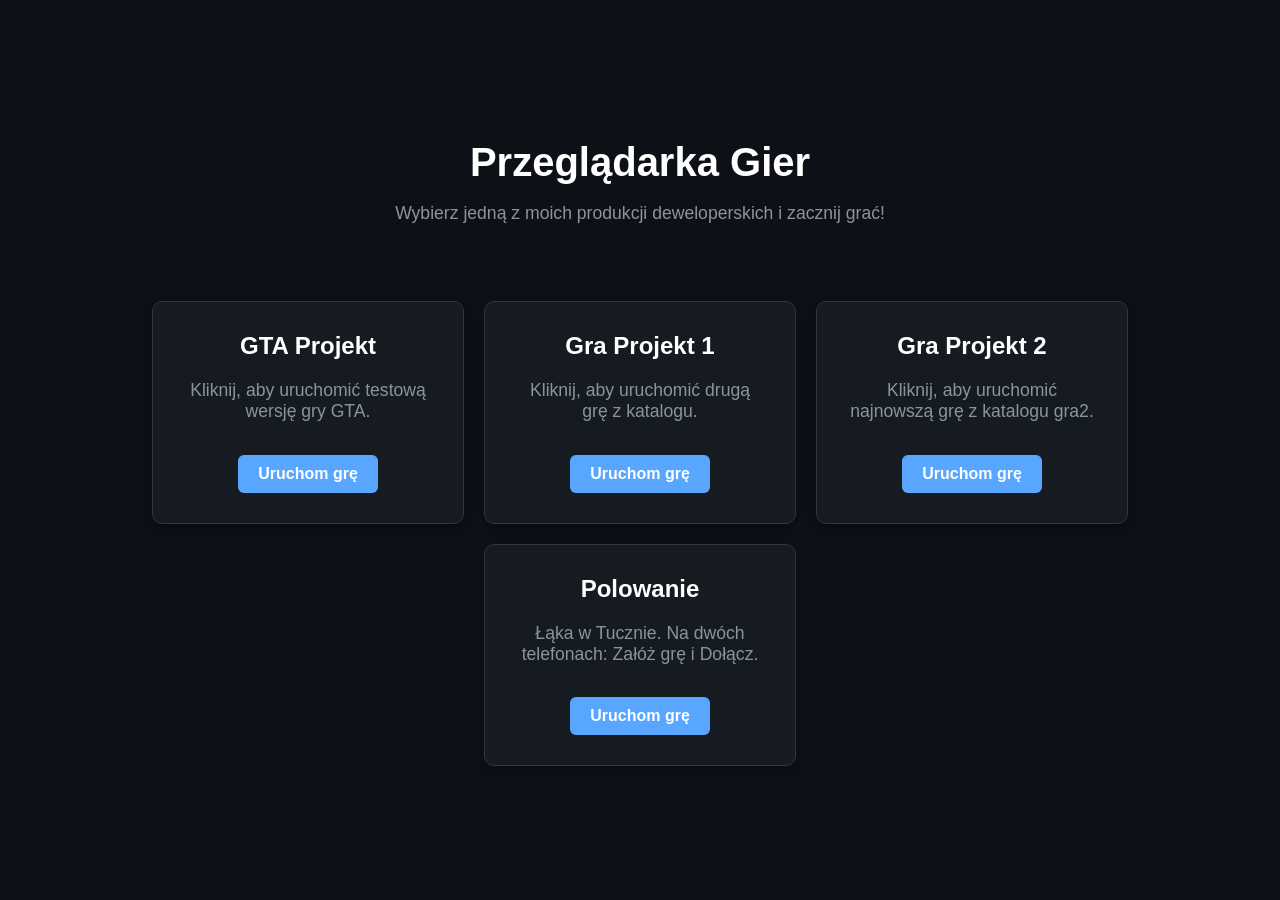
<file: index.html>
<!DOCTYPE html>
<html lang="pl">
<head>
    <meta charset="UTF-8">
    <meta name="viewport" content="width=device-width, initial-scale=1.0">
    <title>Moje Gry - GitHub Pages</title>
    <style>
        :root {
            --bg-color: #0d1117;
            --card-bg: #161b22;
            --text-color: #c9d1d9;
            --accent-color: #58a6ff;
            --accent-hover: #1f6feb;
        }

        body {
            font-family: -apple-system, BlinkMacSystemFont, "Segoe UI", Helvetica, Arial, sans-serif;
            background-color: var(--bg-color);
            color: var(--text-color);
            margin: 0;
            padding: 0;
            display: flex;
            flex-direction: column;
            align-items: center;
            justify-content: center;
            min-height: 100vh;
        }

        header {
            text-align: center;
            margin-bottom: 40px;
        }

        h1 {
            color: #ffffff;
            font-size: 2.5rem;
            margin-bottom: 10px;
        }

        p {
            color: #8b949e;
            font-size: 1.1rem;
        }

        .container {
            display: flex;
            gap: 20px;
            flex-wrap: wrap;
            justify-content: center;
            max-width: 1000px;
            padding: 20px;
        }

        .card {
            background-color: var(--card-bg);
            border: 1px solid #30363d;
            border-radius: 10px;
            padding: 30px;
            width: 250px;
            text-align: center;
            box-shadow: 0 4px 10px rgba(0, 0, 0, 0.3);
            transition: transform 0.2s, border-color 0.2s;
        }

        .card:hover {
            transform: translateY(-5px);
            border-color: var(--accent-color);
        }

        .card h2 {
            margin-top: 0;
            color: #ffffff;
            font-size: 1.5rem;
        }

        .btn {
            display: inline-block;
            background-color: var(--accent-color);
            color: #ffffff;
            text-decoration: none;
            padding: 10px 20px;
            border-radius: 6px;
            font-weight: bold;
            margin-top: 15px;
            transition: background-color 0.2s;
        }

        .btn:hover {
            background-color: var(--accent-hover);
        }
    </style>
</head>
<body>

    <header>
        <h1>Przeglądarka Gier</h1>
        <p>Wybierz jedną z moich produkcji deweloperskich i zacznij grać!</p>
    </header>

    <div class="container">
        <!-- Karta gry GTA -->
        <div class="card">
            <h2>GTA Projekt</h2>
            <p>Kliknij, aby uruchomić testową wersję gry GTA.</p>
            <a href="gta/" class="btn">Uruchom grę</a>
        </div>

        <!-- Karta gry GRA -->
        <div class="card">
            <h2>Gra Projekt 1</h2>
            <p>Kliknij, aby uruchomić drugą grę z katalogu.</p>
            <a href="gra/" class="btn">Uruchom grę</a>
        </div>

        <!-- Nowa karta gry GRA2 -->
        <div class="card">
            <h2>Gra Projekt 2</h2>
            <p>Kliknij, aby uruchomić najnowszą grę z katalogu gra2.</p>
            <a href="gra2/" class="btn">Uruchom grę</a>
        </div>

        <div class="card">
            <h2>Polowanie</h2>
            <p>Łąka w Tucznie. Na dwóch telefonach: Załóż grę i Dołącz.</p>
            <a href="Polowanie/" class="btn">Uruchom grę</a>
        </div>
    </div>

</body>
</html>
</file>
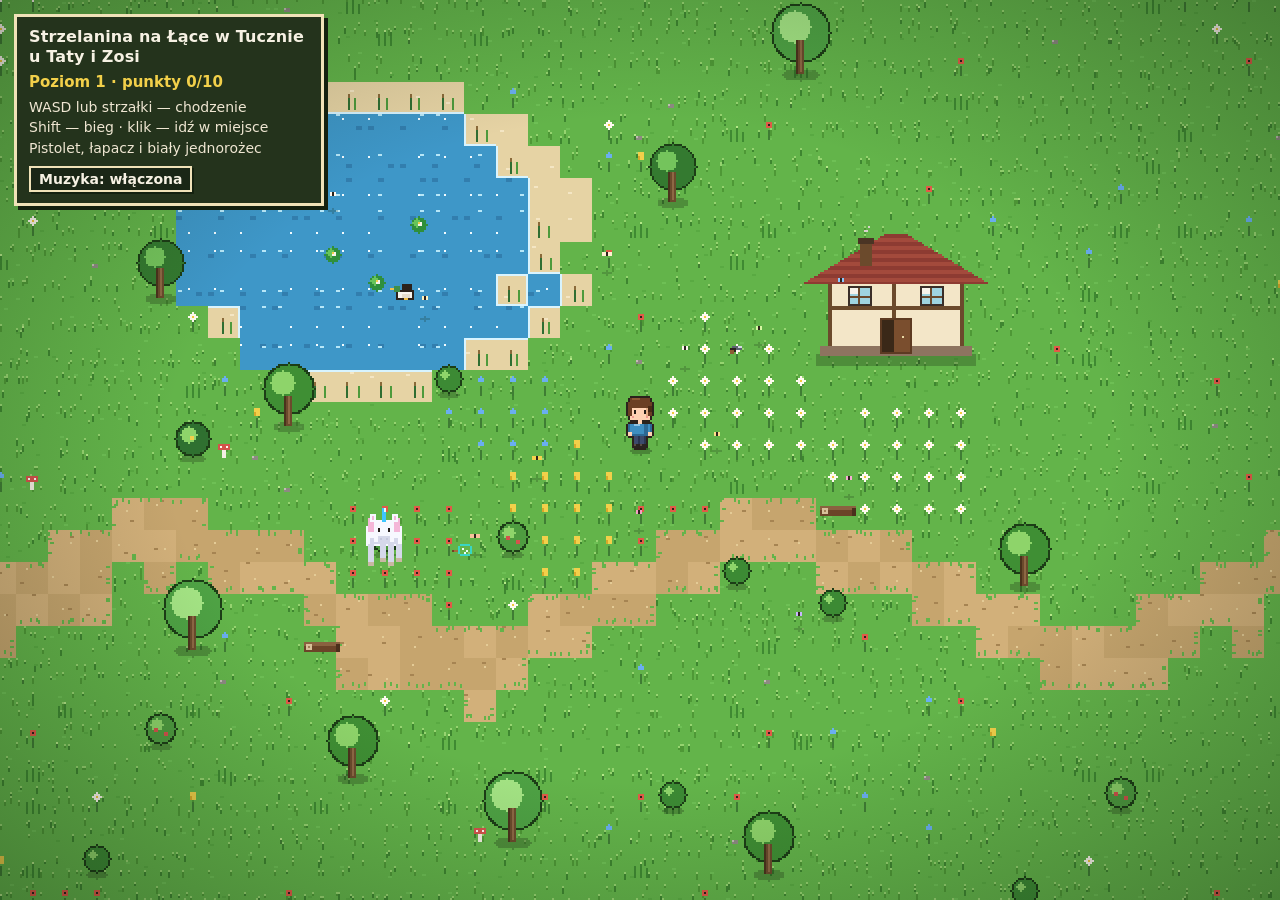
<file: gra/index.html>
<!DOCTYPE html>
<html lang="pl">
<head>
  <meta charset="UTF-8" />
  <meta name="viewport" content="width=device-width, initial-scale=1, maximum-scale=1, user-scalable=no" />
  <meta name="theme-color" content="#172014" />
  <title>Strzelanina na Łące w Tucznie u Taty i Zosi</title>
  <link rel="icon" href="data:image/svg+xml,%3Csvg xmlns='http://www.w3.org/2000/svg' viewBox='0 0 100 100'%3E%3Ctext y='.9em' font-size='90'%3E🌿%3C/text%3E%3C/svg%3E" />
  <link rel="stylesheet" href="css/style.css" />
</head>
<body>
  <canvas id="game" aria-label="Strzelanina na Łące w Tucznie u Taty i Zosi. WASD chodzenie, E podnosi broń albo wsiada na jednorożca, Q zmienia broń, spacja albo prawy przycisk strzela."></canvas>
  <div class="vignette" aria-hidden="true"></div>
  <div class="hud">
    <p class="title">Strzelanina na Łące w Tucznie u Taty i Zosi</p>
    <p class="score" id="score">Poziom 1 · punkty 0/10</p>
    <p class="hint" id="hint">WASD lub strzałki — chodzenie<br />Shift — bieg · klik — idź w miejsce<br />Pistolet, łapacz i biały jednorożec</p>
    <button type="button" id="music" class="music" aria-pressed="true">Muzyka: włączona</button>
  </div>
  <p class="banner" id="banner" hidden>Poziom 2</p>
  <script src="js/game.js"></script>
</body>
</html>
</file>
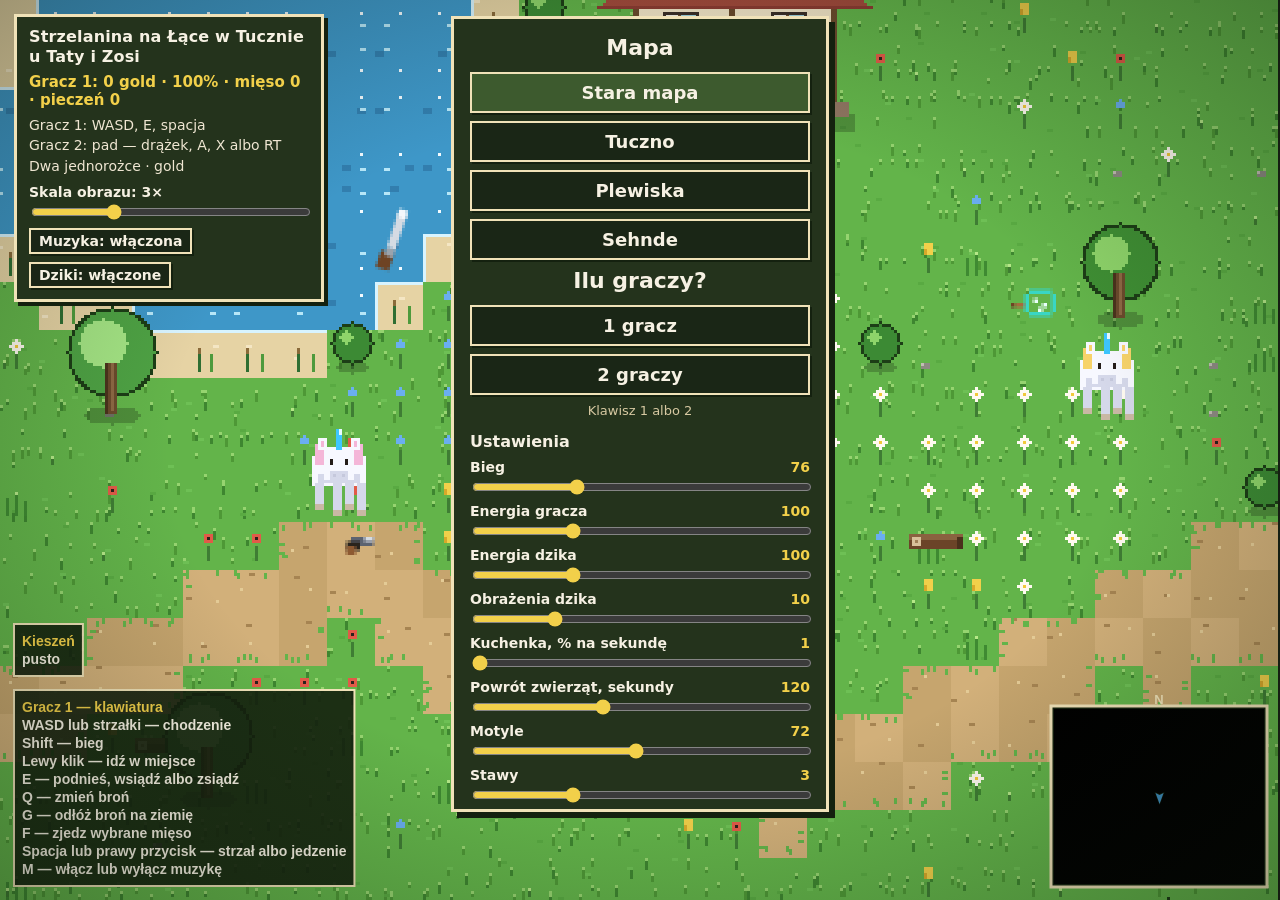
<file: gra2/index.html>
<!DOCTYPE html>
<html lang="pl">
<head>
  <meta charset="UTF-8" />
  <meta name="viewport" content="width=device-width, initial-scale=1, maximum-scale=1, user-scalable=no" />
  <meta name="theme-color" content="#172014" />
  <title>Strzelanina na Łące w Tucznie u Taty i Zosi</title>
  <link rel="icon" href="data:image/svg+xml,%3Csvg xmlns='http://www.w3.org/2000/svg' viewBox='0 0 100 100'%3E%3Ctext y='.9em' font-size='90'%3E🌿%3C/text%3E%3C/svg%3E" />
  <link rel="stylesheet" href="css/style.css?v=75" />
</head>
<body>
  <canvas id="game" aria-label="Strzelanina na Łące w Tucznie u Taty i Zosi. Dwóch graczy. Gracz 1: WASD, E, spacja. Gracz 2: pad, drążek, A, X albo RT."></canvas>
  <div class="vignette" aria-hidden="true"></div>
  <div class="hud">
    <p class="title">Strzelanina na Łące w Tucznie u Taty i Zosi</p>
    <p class="score" id="score">Gracz 1: 0 gold<br />Gracz 2: 0 gold</p>
    <p class="hint" id="hint">Gracz 1: WASD, E, spacja<br />Gracz 2: pad — drążek, A, X albo RT<br />Dwa jednorożce · gold</p>
    <label class="scale" for="scale"><span id="scale-label">Skala obrazu</span>
      <input id="scale" type="range" min="1" max="8" step="1" value="1" />
    </label>
    <div class="hud-buttons">
      <button type="button" id="music" class="music" aria-pressed="true">Muzyka: włączona</button>
      <button type="button" id="boars-toggle" class="music" aria-pressed="true">Dziki: włączone</button>
    </div>
  </div>
  <p class="banner" id="banner" hidden>Poziom 2</p>
  <div class="menu" id="menu">
    <p class="menu-title">Mapa</p>
    <button type="button" id="map-old" class="picked">Stara mapa</button>
    <button type="button" id="map-tuczno">Tuczno</button>
    <button type="button" id="map-plewiska">Plewiska</button>
    <button type="button" id="map-sehnde">Sehnde</button>
    <p class="menu-title">Ilu graczy?</p>
    <button type="button" id="one">1 gracz</button>
    <button type="button" id="two">2 graczy</button>
    <p class="menu-note">Klawisz 1 albo 2</p>
    <p class="menu-title set-title">Ustawienia</p>
    <label class="set">Bieg <span id="run-v">76</span>
      <input id="set-run" type="range" min="40" max="160" step="2" value="76" />
    </label>
    <label class="set">Energia gracza <span id="energy-v">100</span>
      <input id="set-energy" type="range" min="20" max="300" step="10" value="100" />
    </label>
    <label class="set">Energia dzika <span id="boar-energy-v">100</span>
      <input id="set-boar-energy" type="range" min="20" max="300" step="10" value="100" />
    </label>
    <label class="set">Obrażenia dzika <span id="boar-dmg-v">10</span>
      <input id="set-boar-dmg" type="range" min="1" max="40" step="1" value="10" />
    </label>
    <label class="set">Kuchenka, % na sekundę <span id="regen-v">1</span>
      <input id="set-regen" type="range" min="1" max="20" step="1" value="1" />
    </label>
    <label class="set">Powrót zwierząt, sekundy <span id="return-v">120</span>
      <input id="set-return" type="range" min="10" max="300" step="10" value="120" />
    </label>
    <label class="set">Motyle <span id="flies-v">72</span>
      <input id="set-flies" type="range" min="0" max="150" step="1" value="72" />
    </label>
    <label class="set">Stawy <span id="ponds-v">3</span>
      <input id="set-ponds" type="range" min="1" max="8" step="1" value="3" />
    </label>
    <label class="set">Kaczki na stawek <span id="ducks-v">2</span>
      <input id="set-ducks" type="range" min="0" max="6" step="1" value="2" />
    </label>
    <label class="set">Dziki <span id="boars-v">8</span>
      <input id="set-boars" type="range" min="0" max="30" step="1" value="8" />
    </label>
  </div>
  <script src="js/tuczno-map.js?v=75"></script>
  <script src="js/plewiska-map.js?v=75"></script>
  <script src="js/sehnde-map.js?v=75"></script>
  <script src="js/game.js?v=75"></script>
</body>
</html>
</file>
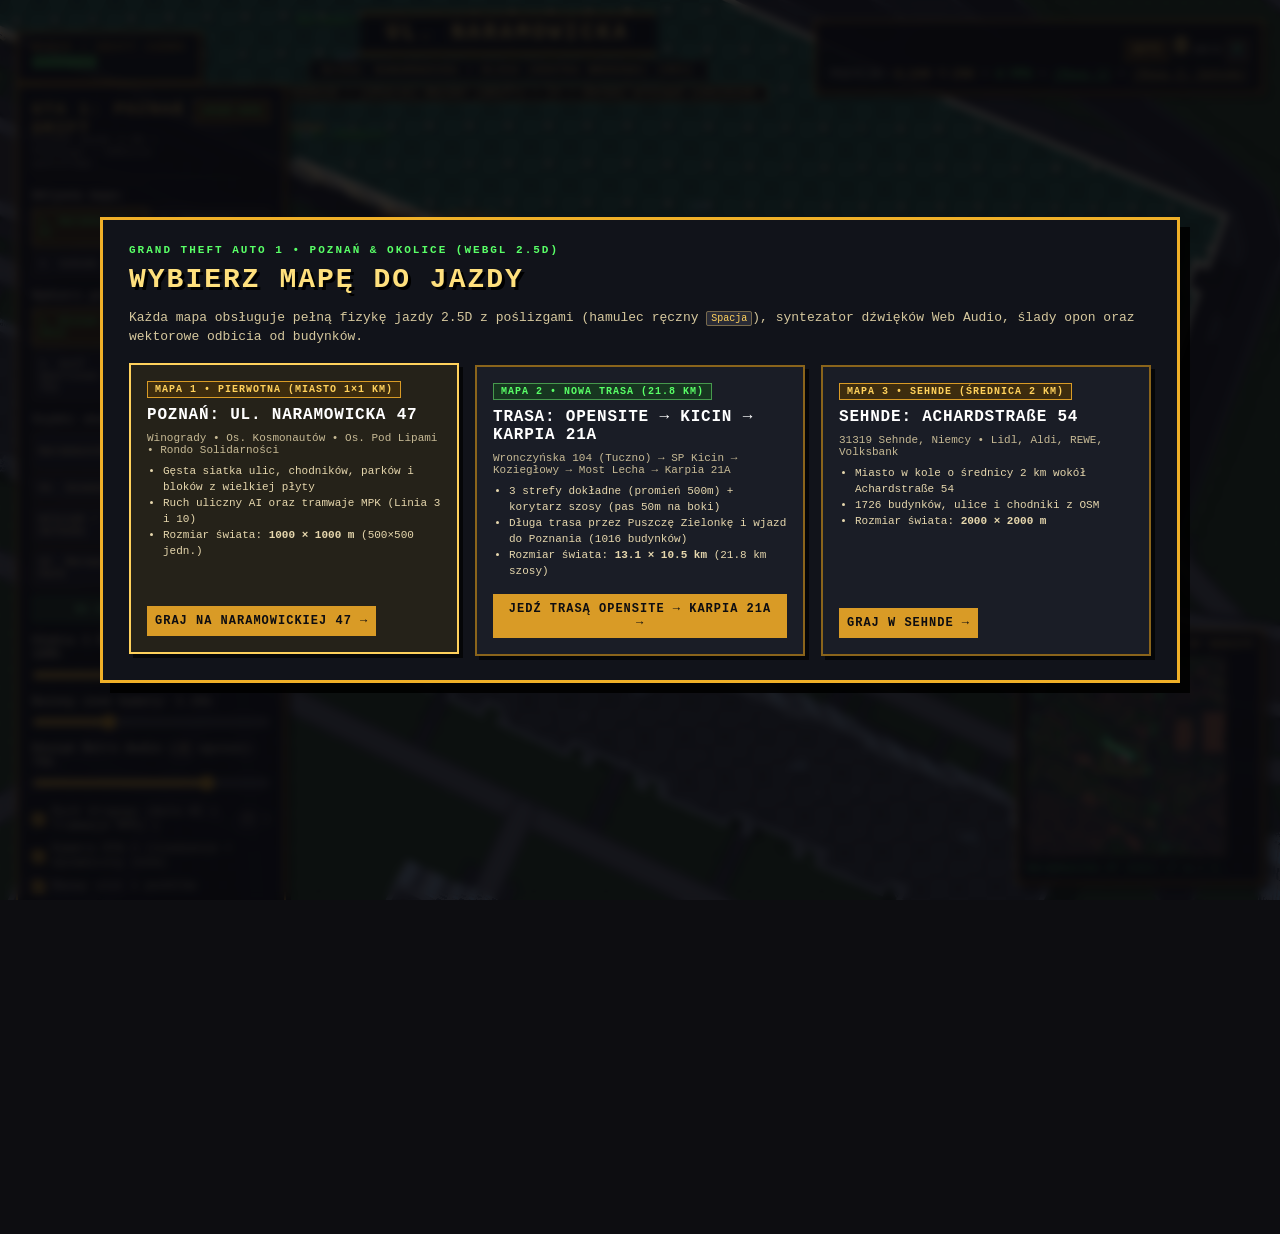
<file: gta/index.html>
<!DOCTYPE html>
<html lang="pl">
<head>
  <meta charset="UTF-8" />
  <meta name="viewport" content="width=device-width, initial-scale=1.0" />
  <title>GTA 1: POZNAŃ (ul. Naramowicka 47 - 1x1 km) - WebGL GPU 2.5D</title>
  <link rel="stylesheet" href="style.css" />
</head>
<body>
  <div id="game-container">
    <!-- GPU Accelerated WebGL Canvas for Ground + 2.5D Buildings -->
    <canvas id="game-canvas"></canvas>
    <!-- Lightweight 2D Overlay for crisp text labels & crosshair -->
    <canvas id="label-canvas"></canvas>

    <!-- GTA 1 Retro Map Selection Modal on Startup -->
    <div id="map-select-modal" class="map-modal-backdrop">
      <div class="map-modal-box">
        <div class="map-modal-tag">GRAND THEFT AUTO 1 • POZNAŃ &amp; OKOLICE (WEBGL 2.5D)</div>
        <h1>WYBIERZ MAPĘ DO JAZDY</h1>
        <p class="map-modal-desc">
          Każda mapa obsługuje pełną fizykę jazdy 2.5D z poślizgami (hamulec ręczny <kbd>Spacja</kbd>),
          syntezator dźwięków Web Audio, ślady opon oraz wektorowe odbicia od budynków.
        </p>

        <div class="map-cards">
          <button type="button" class="map-card active" data-select-map="naramowicka">
            <span class="map-card-badge">MAPA 1 • PIERWOTNA (MIASTO 1×1 KM)</span>
            <h3>POZNAŃ: UL. NARAMOWICKA 47</h3>
            <p>Winogrady • Os. Kosmonautów • Os. Pod Lipami • Rondo Solidarności</p>
            <ul>
              <li>Gęsta siatka ulic, chodników, parków i bloków z wielkiej płyty</li>
              <li>Ruch uliczny AI oraz tramwaje MPK (Linia 3 i 10)</li>
              <li>Rozmiar świata: <strong>1000 × 1000 m</strong> (500×500 jedn.)</li>
            </ul>
            <span class="map-card-cta">GRAJ NA NARAMOWICKIEJ 47 →</span>
          </button>

          <button type="button" class="map-card" data-select-map="trasa">
            <span class="map-card-badge badge-green">MAPA 2 • NOWA TRASA (21.8 KM)</span>
            <h3>TRASA: OPENSITE → KICIN → KARPIA 21A</h3>
            <p>Wronczyńska 104 (Tuczno) → SP Kicin → Koziegłowy → Most Lecha → Karpia 21A</p>
            <ul>
              <li>3 strefy dokładne (promień 500m) + korytarz szosy (pas 50m na boki)</li>
              <li>Długa trasa przez Puszczę Zielonkę i wjazd do Poznania (1016 budynków)</li>
              <li>Rozmiar świata: <strong>13.1 × 10.5 km</strong> (21.8 km szosy)</li>
            </ul>
            <span class="map-card-cta">JEDŹ TRASĄ OPENSITE → KARPIA 21A →</span>
          </button>

          <button type="button" class="map-card" data-select-map="sehnde">
            <span class="map-card-badge">MAPA 3 • SEHNDE (ŚREDNICA 2 KM)</span>
            <h3>SEHNDE: ACHARDSTRAßE 54</h3>
            <p>31319 Sehnde, Niemcy • Lidl, Aldi, REWE, Volksbank</p>
            <ul>
              <li>Miasto w kole o średnicy 2 km wokół Achardstraße 54</li>
              <li>1726 budynków, ulice i chodniki z OSM</li>
              <li>Rozmiar świata: <strong>2000 × 2000 m</strong></li>
            </ul>
            <span class="map-card-cta">GRAJ W SEHNDE →</span>
          </button>
        </div>
      </div>
    </div>

    <!-- GTA 1 Style Top HUD -->
    <div id="hud-top">
      <div class="hud-score-box">
        <span class="hud-label">WYNIK / DRIFT COMBO</span>
        <span id="hud-score" class="hud-value">000000</span>
        <div id="hud-drift-badge" class="drift-badge hidden">DRIFT! +0</div>
      </div>
      <div class="hud-center-stack">
        <div id="hud-street-banner" class="street-banner">NARAMOWICKA 47</div>
        <div id="hud-surface-pill" class="surface-pill">NAWIERZCHNIA: JEZDNIA (ASFALT) • PRZYCZEPNOŚĆ 100%</div>
        <div id="hud-action-prompt" class="action-prompt">NACIŚNIJ [F] LUB [ENTER] ABY WYSIĄŚĆ Z POJAZDU</div>
      </div>
      <div class="hud-stats-box">
        <div class="speedo-row">
          <span id="hud-mode-badge" class="gear-badge" style="background:#3d2c0e;color:#ffd15c;">AUTO</span>
          <span id="hud-speed" class="speed-value">0</span>
          <span class="speed-unit">KM/H</span>
          <span id="hud-gear" class="gear-badge">N</span>
        </div>
        <div>POZYCJA: <span id="hud-coords" class="accent">X:250 Y:250</span> • <span id="hud-fps" class="accent-green">60 FPS</span> • <a href="trasa.html" style="color:#59ff67;text-decoration:underline;pointer-events:auto;">[Mapa 2]</a> • <a href="sehnde.html" style="color:#ffd15c;text-decoration:underline;pointer-events:auto;">[Mapa 3: Sehnde]</a></div>
      </div>
    </div>

    <!-- Left Panel: Controls & Landmarks -->
    <aside id="control-panel">
      <div class="panel-header-row">
        <div>
          <h2 id="panel-map-title">GTA 1: POZNAŃ DRIFT</h2>
          <p class="subtitle" id="panel-map-subtitle">Fizyka jazdy 2.5D • Poślizgi • Odbicia wektorowe</p>
        </div>
        <button type="button" id="btn-open-map-modal" class="btn-change-map" title="Zmień mapę (M)">ZMIEŃ MAPĘ</button>
      </div>

      <div class="control-group">
        <label>Aktywna mapa:</label>
        <div class="car-selector" id="map-switcher-Quick">
          <button type="button" data-switch-map="naramowicka" class="active">1. Naramowicka 47</button>
          <button type="button" data-switch-map="trasa">2. Opensite → Karpia</button>
          <button type="button" data-switch-map="sehnde">3. Sehnde</button>
        </div>
      </div>

      <div class="control-group">
        <label>Wybierz pojazd (<kbd>1</kbd>–<kbd>4</kbd>):</label>
        <div class="car-selector" id="car-selector">
          <button data-car="0" class="active">1. Nissan Leaf 2013</button>
          <button data-car="1">2. VW Touran 1.9 TDI</button>
          <button data-car="2">3. Golf Sportsvan 1.5 TSI</button>
          <button data-car="3">4. BMW X1 2.0d 2018</button>
        </div>
      </div>

      <div class="control-group">
        <label>Szybki skok pojazdem (Teleport):</label>
        <div class="landmark-buttons" id="quick-jumps">
          <button data-x="250" data-y="250">Naramowicka 47</button>
          <button data-x="275" data-y="200">Rondo Solidarności</button>
          <button data-x="235" data-y="160">Os. Kosmonautów</button>
          <button data-x="119" data-y="288">Os. Pod Lipami</button>
          <button data-x="365" data-y="255">Wilczak / Serbska</button>
          <button data-x="393" data-y="195">Miasto Wnętrz / Giga</button>
          <button data-x="190" data-y="360">Ul. Murawa / Park</button>
        </div>
        <button type="button" id="btn-respawn-road" class="btn-accent" style="margin-top:4px;padding:6px;font-family:inherit;font-size:11px;font-weight:bold;cursor:pointer;border:1px solid #46994d;background:#233824;color:#8aff94;">Na najbliższą drogę (R)</button>
      </div>

      <div class="control-group hidden" id="route-progress-group">
        <label for="route-progress">Postęp trasy (Teleport 0%–100%): <span id="route-pct">0%</span></label>
        <input type="range" id="route-progress" min="0" max="1000" value="0" />
      </div>

      <div class="control-group">
        <label for="persp-slider">Głębia 2.5D (wysokość ścian): <span id="persp-val">100%</span></label>
        <input type="range" id="persp-slider" min="0" max="200" value="100" />
      </div>

      <div class="control-group">
        <label for="zoom-slider">Bazowy zoom kamery: <span id="zoom-val">1.15x</span></label>
        <input type="range" id="zoom-slider" min="40" max="280" value="115" />
      </div>

      <div class="control-group">
        <label for="volume-slider">Dźwięk Retro Audio (<kbd>M</kbd> wycisz): <span id="volume-val">75%</span></label>
        <input type="range" id="volume-slider" min="0" max="100" value="75" />
      </div>

      <div class="control-group checkboxes">
        <label><input type="checkbox" id="toggle-traffic" checked /> Ruch drogowy (Auta AI i Tramwaje MPK) (<kbd>T</kbd>)</label>
        <label><input type="checkbox" id="toggle-cam-follow" checked /> Kamera GTA 1 (śledzenie + dynamiczny zoom)</label>
        <label><input type="checkbox" id="toggle-labels" checked /> Nazwy ulic i punktów</label>
        <label><input type="checkbox" id="toggle-grid" /> Siatka kafelków (2×2m)</label>
        <label><input type="checkbox" id="toggle-collision" /> Podgląd kolizji wektorowych i przyczepności</label>
      </div>
      <button type="button" id="btn-toggle-traffic" class="btn-accent" style="padding:6px;font-family:inherit;font-size:11px;font-weight:bold;cursor:pointer;border:1px solid #d99b26;background:#3b2d10;color:#ffe07d;">Ruch drogowy: WŁĄCZONY (T)</button>

      <div class="controls-hint">
        <div><kbd>F</kbd> / <kbd>Enter</kbd> – <strong>Wsiądź / Wysiądź z pojazdu</strong></div>
        <div><kbd>LPM</kbd> / <kbd>Ctrl</kbd> / <kbd>Spacja (pieszo)</kbd> – <strong>Strzał z pistoletu</strong></div>
        <div><kbd>W</kbd><kbd>S</kbd><kbd>A</kbd><kbd>D</kbd> / <kbd>↑</kbd><kbd>↓</kbd><kbd>←</kbd><kbd>→</kbd> – Jazda / Chodzenie ludzikiem</div>
        <div><kbd>Spacja (w aucie)</kbd> – <strong>Hamulec ręczny (DRIFT)</strong></div>
        <div>Touran sam zmienia 6 biegów (dłuższe sprzęgło). Golf to DSG 7, BMW automat 8.</div>
        <div><kbd>H</kbd> – Klakson • <kbd>R</kbd> – Reset na drogę • <kbd>1</kbd>–<kbd>4</kbd> – Auto</div>
        <div id="gpu-stats" class="gpu-stats">Trójkąty GPU: --</div>
      </div>
    </aside>

    <!-- Bottom-Right Minimap Radar -->
    <div id="minimap-panel">
      <div class="minimap-header">RADAR (1×1 KM) — KLIKNIJ BY SKOCZYĆ</div>
      <canvas id="minimap-canvas" width="200" height="200"></canvas>
      <div id="tile-inspector">Kafel: Naramowicka 47</div>
    </div>
  </div>

  <script src="data/poznan-tilemap.js"></script>
  <script src="data/trasa-opensite-karpia.js"></script>
  <script src="data/sehnde-achardstrasse54.js"></script>
  <script src="app.js"></script>
</body>
</html>
</file>
<file: gra/css/style.css>
html,
body {
  margin: 0;
  height: 100%;
  background: #172014;
  overflow: hidden;
  touch-action: none;
}

canvas {
  position: fixed;
  inset: 0;
  z-index: 0;
  width: 100%;
  height: 100%;
  display: block;
  cursor: pointer;
  image-rendering: pixelated;
  image-rendering: crisp-edges;
}

canvas:focus {
  outline: none;
}

.vignette {
  position: fixed;
  inset: 0;
  z-index: 1;
  pointer-events: none;
  background: radial-gradient(ellipse at center, transparent 52%, rgba(12, 20, 10, 0.32) 100%);
}

.hud {
  position: fixed;
  z-index: 2;
  top: 14px;
  left: 14px;
  max-width: min(280px, calc(100vw - 28px));
  margin: 0;
  padding: 10px 12px 11px;
  color: #f6f1e3;
  background: #24331c;
  border: 3px solid #f0e2b8;
  box-shadow: 4px 4px 0 #14210f;
  pointer-events: none;
  user-select: none;
  font-family: "Segoe UI", system-ui, sans-serif;
}

.title {
  margin: 0 0 6px;
  font-size: 16px;
  font-weight: 700;
  line-height: 1.25;
  letter-spacing: 0.01em;
}

.score {
  margin: 0 0 6px;
  font-size: 15px;
  font-weight: 700;
  color: #f2d04a;
}

.music {
  display: block;
  margin-top: 8px;
  padding: 3px 8px;
  color: #f6f1e3;
  background: #1a2616;
  border: 2px solid #f0e2b8;
  box-shadow: 2px 2px 0 #14210f;
  font: inherit;
  font-size: 14px;
  font-weight: 700;
  cursor: pointer;
  pointer-events: auto;
}

.music[aria-pressed="false"] {
  color: #b7ad96;
  border-color: #8a7d62;
}

.banner {
  position: fixed;
  z-index: 3;
  top: 22%;
  left: 50%;
  transform: translateX(-50%);
  margin: 0;
  padding: 8px 14px;
  color: #f6f1e3;
  background: #24331c;
  border: 3px solid #f2d04a;
  box-shadow: 4px 4px 0 #14210f;
  font-family: "Segoe UI", system-ui, sans-serif;
  font-size: 22px;
  font-weight: 700;
  pointer-events: none;
  user-select: none;
}

.hint {
  margin: 0;
  font-size: 14px;
  line-height: 1.45;
  color: #efe6d2;
}

.error {
  position: fixed;
  z-index: 5;
  left: 12px;
  bottom: 12px;
  max-width: min(640px, 90vw);
  margin: 0;
  padding: 10px 12px;
  color: #ffd7d7;
  background: #3a1414;
  white-space: pre-wrap;
  font-family: ui-monospace, Consolas, monospace;
  font-size: 13px;
}
</file>
<file: gra2/css/style.css>
html,
body {
  margin: 0;
  height: 100%;
  background: #172014;
  overflow: hidden;
  touch-action: none;
}

canvas {
  position: fixed;
  inset: 0;
  z-index: 0;
  width: 100%;
  height: 100%;
  display: block;
  cursor: pointer;
  image-rendering: pixelated;
  image-rendering: crisp-edges;
}

canvas:focus {
  outline: none;
}

.vignette {
  position: fixed;
  inset: 0;
  z-index: 1;
  pointer-events: none;
  background: radial-gradient(ellipse at center, transparent 52%, rgba(12, 20, 10, 0.32) 100%);
}

.hud {
  position: fixed;
  z-index: 2;
  top: 14px;
  left: 14px;
  max-width: min(280px, calc(100vw - 28px));
  margin: 0;
  padding: 10px 12px 11px;
  color: #f6f1e3;
  background: #24331c;
  border: 3px solid #f0e2b8;
  box-shadow: 4px 4px 0 #14210f;
  pointer-events: none;
  user-select: none;
  font-family: "Segoe UI", system-ui, sans-serif;
}

.title {
  margin: 0 0 6px;
  font-size: 16px;
  font-weight: 700;
  line-height: 1.25;
  letter-spacing: 0.01em;
}

.score {
  margin: 0 0 6px;
  font-size: 15px;
  font-weight: 700;
  color: #f2d04a;
}

.menu {
  position: fixed;
  z-index: 5;
  left: 50%;
  top: 46%;
  transform: translate(-50%, -50%);
  width: min(340px, calc(100vw - 32px));
  max-height: min(86vh, 760px);
  overflow: auto;
  padding: 16px 16px 14px;
  color: #f6f1e3;
  background: #24331c;
  border: 3px solid #f0e2b8;
  box-shadow: 6px 6px 0 #14210f;
  font-family: "Segoe UI", system-ui, sans-serif;
  text-align: center;
}

.menu[hidden] {
  display: none;
}

.menu-title {
  margin: 0 0 12px;
  font-size: 22px;
  font-weight: 700;
}

.menu button.picked {
  background: #3d5a2e;
}

.menu button {
  display: block;
  width: 100%;
  margin: 0 0 8px;
  padding: 8px 10px;
  color: #f6f1e3;
  background: #1a2616;
  border: 2px solid #f0e2b8;
  box-shadow: 2px 2px 0 #14210f;
  font: inherit;
  font-size: 18px;
  font-weight: 700;
  cursor: pointer;
}

.menu-note {
  margin: 6px 0 0;
  font-size: 13px;
  color: #d7c9a2;
}

.set-title {
  margin: 14px 0 8px;
  font-size: 16px;
  text-align: left;
}

.set {
  display: block;
  margin: 0 0 8px;
  font-size: 14px;
  font-weight: 700;
  text-align: left;
}

.set span {
  float: right;
  color: #f2d04a;
}

.set input {
  display: block;
  width: 100%;
  margin-top: 4px;
  accent-color: #f2d04a;
  cursor: pointer;
}

.scale {
  display: block;
  margin-top: 8px;
  font-size: 14px;
  font-weight: 700;
  pointer-events: auto;
  cursor: pointer;
}

.scale input {
  display: block;
  width: 100%;
  margin-top: 4px;
  accent-color: #f2d04a;
  cursor: pointer;
}

.hud-buttons {
  display: flex;
  flex-wrap: wrap;
  gap: 8px;
  margin-top: 8px;
}

.music {
  display: block;
  margin-top: 0;
  padding: 3px 8px;
  color: #f6f1e3;
  background: #1a2616;
  border: 2px solid #f0e2b8;
  box-shadow: 2px 2px 0 #14210f;
  font: inherit;
  font-size: 14px;
  font-weight: 700;
  cursor: pointer;
  pointer-events: auto;
}

.music[aria-pressed="false"] {
  color: #b7ad96;
  border-color: #8a7d62;
}

.banner {
  position: fixed;
  z-index: 3;
  top: 22%;
  left: 50%;
  transform: translateX(-50%);
  margin: 0;
  padding: 8px 14px;
  color: #f6f1e3;
  background: #24331c;
  border: 3px solid #f2d04a;
  box-shadow: 4px 4px 0 #14210f;
  font-family: "Segoe UI", system-ui, sans-serif;
  font-size: 22px;
  font-weight: 700;
  pointer-events: none;
  user-select: none;
}

.hint {
  margin: 0;
  font-size: 14px;
  line-height: 1.45;
  color: #efe6d2;
}

.error {
  position: fixed;
  z-index: 5;
  left: 12px;
  bottom: 12px;
  max-width: min(640px, 90vw);
  margin: 0;
  padding: 10px 12px;
  color: #ffd7d7;
  background: #3a1414;
  white-space: pre-wrap;
  font-family: ui-monospace, Consolas, monospace;
  font-size: 13px;
}
</file>
<file: gta/style.css>
* {
  box-sizing: border-box;
  margin: 0;
  padding: 0;
  user-select: none;
}

body, html {
  width: 100%;
  height: 100%;
  overflow: hidden;
  background-color: #0d0d11;
  font-family: 'Courier New', Courier, monospace;
  color: #f4e8c1;
}

body {
  width: 100vw;
  height: 100vh;
  overflow: hidden;
}

#game-container {
  position: relative;
  width: 100vw;
  height: 100vh;
}

#game-canvas,
#ground-canvas {
  position: absolute;
  top: 0;
  left: 0;
  display: block;
  width: 100%;
  height: 100%;
  cursor: grab;
}

#game-canvas:active,
#ground-canvas:active {
  cursor: grabbing;
}

#label-canvas {
  position: absolute;
  top: 0;
  left: 0;
  width: 100%;
  height: 100%;
  pointer-events: none;
  z-index: 5;
}

/* Top HUD bar */
#hud-top {
  position: absolute;
  top: 12px;
  left: 16px;
  right: 16px;
  display: flex;
  justify-content: space-between;
  align-items: center;
  pointer-events: none;
  z-index: 10;
}

.hud-score-box,
.hud-stats-box {
  background: rgba(12, 12, 16, 0.88);
  border: 2px solid #d99b26;
  padding: 8px 14px;
  box-shadow: 4px 4px 0 rgba(0, 0, 0, 0.75);
}

.hud-label {
  display: block;
  font-size: 11px;
  color: #d99b26;
  font-weight: bold;
  letter-spacing: 1.5px;
}

.hud-value {
  font-size: 18px;
  font-weight: bold;
  color: #59ff67;
  text-shadow: 0 0 6px rgba(89, 255, 103, 0.45);
}

.hud-stats-box {
  font-size: 12px;
  line-height: 1.45;
  text-align: right;
  min-width: 195px;
}

.hud-center-stack {
  display: flex;
  flex-direction: column;
  align-items: center;
  gap: 5px;
}

.surface-pill {
  background: rgba(12, 13, 18, 0.9);
  border: 1px solid #8a641b;
  padding: 3px 12px;
  font-size: 11px;
  font-weight: bold;
  letter-spacing: 1px;
  color: #59ff67;
  box-shadow: 2px 2px 0 rgba(0, 0, 0, 0.7);
}

.action-prompt {
  background: rgba(25, 20, 10, 0.92);
  border: 1px solid #ffd15c;
  padding: 2px 10px;
  font-size: 10px;
  font-weight: 900;
  letter-spacing: 1.2px;
  color: #ffe07d;
  text-shadow: 1px 1px 0 #000;
}

.drift-badge {
  margin-top: 3px;
  background: #d92b2b;
  color: #fff3b0;
  font-size: 11px;
  font-weight: 900;
  padding: 2px 6px;
  letter-spacing: 1px;
  text-align: center;
  border: 1px solid #ffd15c;
  animation: pulseDrift 0.25s infinite alternate;
}

.drift-badge.hidden {
  display: none;
}

@keyframes pulseDrift {
  from { transform: scale(1); }
  to { transform: scale(1.06); }
}

.speedo-row {
  display: flex;
  align-items: baseline;
  justify-content: flex-end;
  gap: 6px;
  margin-bottom: 2px;
}

.speed-value {
  font-size: 24px;
  font-weight: 900;
  color: #ffd15c;
  text-shadow: 0 0 8px rgba(255, 209, 92, 0.45);
}

.speed-unit {
  font-size: 11px;
  color: #b5aa8c;
  font-weight: bold;
}

.gear-badge {
  background: #292b36;
  border: 1px solid #d99b26;
  color: #59ff67;
  font-weight: 900;
  font-size: 12px;
  padding: 1px 6px;
}

.car-selector {
  display: grid;
  grid-template-columns: 1fr 1fr;
  gap: 5px;
}

.car-selector button {
  background: #1d1f29;
  color: #d6c89e;
  border: 1px solid #6b5019;
  padding: 6px 6px;
  font-family: inherit;
  font-size: 11px;
  font-weight: bold;
  cursor: pointer;
  text-align: left;
  transition: all 0.1s;
}

.car-selector button:hover {
  background: #332a18;
  color: #fff;
}

.car-selector button.active {
  background: #47330d;
  border-color: #ffd15c;
  color: #59ff67;
  box-shadow: inset 0 0 6px rgba(255, 209, 92, 0.35);
}

.landmark-buttons button.btn-accent {
  background: #233824;
  border-color: #46994d;
  color: #8aff94;
}

.landmark-buttons button.btn-accent:hover {
  background: #2f5231;
  border-color: #59ff67;
  color: #fff;
}

.hud-stats-box .accent {
  color: #ffd15c;
  font-weight: bold;
}

.hud-stats-box .accent-green {
  color: #59ff67;
  font-weight: bold;
}

.gpu-stats {
  color: #59ff67;
  font-size: 10px;
  margin-top: 2px;
}

.street-banner {
  background: rgba(10, 10, 14, 0.9);
  border-top: 3px solid #f0b028;
  border-bottom: 3px solid #f0b028;
  padding: 6px 26px;
  font-size: 22px;
  font-weight: 900;
  letter-spacing: 3px;
  text-transform: uppercase;
  color: #ffe07d;
  text-shadow: 2px 2px 0 #000, -1px -1px 0 #7a3e00;
  box-shadow: 0 4px 12px rgba(0, 0, 0, 0.75);
}

/* Left Control Panel */
#control-panel {
  position: absolute;
  top: 84px;
  left: 16px;
  width: 270px;
  background: rgba(14, 15, 20, 0.92);
  border: 2px solid #d99b26;
  padding: 14px;
  box-shadow: 5px 5px 0 rgba(0, 0, 0, 0.8);
  z-index: 10;
  display: flex;
  flex-direction: column;
  gap: 12px;
}

#control-panel h2 {
  font-size: 17px;
  color: #ffd15c;
  letter-spacing: 1.5px;
  border-bottom: 1px solid #4d3b16;
  padding-bottom: 4px;
}

#control-panel .subtitle {
  font-size: 11px;
  color: #b5aa8c;
  margin-top: -6px;
}

.control-group {
  display: flex;
  flex-direction: column;
  gap: 5px;
  font-size: 12px;
}

.control-group label {
  color: #e6d7ad;
  font-weight: bold;
}

.landmark-buttons {
  display: grid;
  grid-template-columns: 1fr 1fr;
  gap: 5px;
}

.landmark-buttons button {
  background: #232530;
  color: #ffe299;
  border: 1px solid #8a641b;
  padding: 6px 6px;
  font-family: inherit;
  font-size: 11px;
  font-weight: bold;
  cursor: pointer;
  text-align: left;
  transition: background 0.1s, transform 0.05s;
}

.landmark-buttons button:hover {
  background: #3b3018;
  border-color: #f0b028;
  color: #fff;
}

.landmark-buttons button:active {
  transform: translateY(1px);
}

input[type="range"] {
  width: 100%;
  accent-color: #f0b028;
  cursor: pointer;
}

.checkboxes label {
  display: flex;
  align-items: center;
  gap: 7px;
  font-weight: normal;
  cursor: pointer;
  padding: 2px 0;
}

.checkboxes input[type="checkbox"] {
  accent-color: #f0b028;
  cursor: pointer;
}

.controls-hint {
  border-top: 1px solid #3c321d;
  padding-top: 8px;
  font-size: 11px;
  color: #b7ad96;
  display: flex;
  flex-direction: column;
  gap: 4px;
}

kbd {
  background: #292b36;
  border: 1px solid #786a4c;
  border-radius: 2px;
  padding: 1px 4px;
  font-size: 10px;
  color: #ffd15c;
}

/* Minimap Panel */
#minimap-panel {
  position: absolute;
  bottom: 16px;
  right: 16px;
  background: rgba(14, 15, 20, 0.92);
  border: 2px solid #d99b26;
  padding: 8px;
  box-shadow: 5px 5px 0 rgba(0, 0, 0, 0.8);
  z-index: 10;
  display: flex;
  flex-direction: column;
  gap: 6px;
}

.minimap-header {
  font-size: 10px;
  font-weight: bold;
  color: #ffd15c;
  text-align: center;
  letter-spacing: 0.5px;
}

#minimap-canvas {
  display: block;
  width: 200px;
  height: 200px;
  border: 1px solid #634b1a;
  image-rendering: pixelated;
  cursor: crosshair;
}

#tile-inspector {
  font-size: 11px;
  color: #59ff67;
  text-align: center;
  white-space: nowrap;
  overflow: hidden;
  text-overflow: ellipsis;
  max-width: 200px;
}

.hidden {
  display: none !important;
}

.panel-header-row {
  display: flex;
  justify-content: space-between;
  align-items: flex-start;
  gap: 8px;
  border-bottom: 1px solid #4d3b16;
  padding-bottom: 6px;
}

#control-panel h2 {
  border-bottom: none;
  padding-bottom: 2px;
}

.btn-change-map {
  background: #47330d;
  border: 1px solid #ffd15c;
  color: #59ff67;
  font-family: inherit;
  font-size: 10px;
  font-weight: 900;
  padding: 5px 7px;
  cursor: pointer;
  white-space: nowrap;
  box-shadow: 2px 2px 0 rgba(0, 0, 0, 0.7);
}

.btn-change-map:hover {
  background: #5c4211;
  color: #ffffff;
}

/* GTA 1 Startup Map Selector Modal */
.map-modal-backdrop {
  position: fixed;
  inset: 0;
  background: rgba(7, 8, 12, 0.86);
  backdrop-filter: blur(4px);
  z-index: 100;
  display: flex;
  align-items: center;
  justify-content: center;
  padding: 20px;
}

.map-modal-box {
  max-width: 1080px;
  width: 100%;
  background: #11131a;
  border: 3px solid #f0b028;
  box-shadow: 10px 10px 0 rgba(0, 0, 0, 0.9);
  padding: 24px 26px;
  display: flex;
  flex-direction: column;
  gap: 14px;
}

.map-modal-tag {
  font-size: 11px;
  font-weight: bold;
  letter-spacing: 2px;
  color: #59ff67;
}

.map-modal-box h1 {
  font-size: 28px;
  color: #ffe07d;
  letter-spacing: 2px;
  text-shadow: 3px 3px 0 #000;
  margin-top: -6px;
}

.map-modal-desc {
  font-size: 13px;
  color: #d6c89e;
  line-height: 1.45;
}

.map-cards {
  display: grid;
  grid-template-columns: 1fr 1fr 1fr;
  gap: 16px;
  margin-top: 4px;
}

.map-card {
  background: #1a1d26;
  border: 2px solid #8a641b;
  padding: 16px;
  text-align: left;
  font-family: inherit;
  color: #f4e8c1;
  cursor: pointer;
  display: flex;
  flex-direction: column;
  gap: 8px;
  transition: transform 0.1s, border-color 0.1s, background 0.1s;
  box-shadow: 4px 4px 0 rgba(0, 0, 0, 0.7);
}

.map-card:hover,
.map-card.active {
  background: #252219;
  border-color: #ffd15c;
  transform: translateY(-2px);
}

.map-card-badge {
  display: inline-block;
  align-self: flex-start;
  background: #3d2c0e;
  border: 1px solid #d99b26;
  color: #ffd15c;
  font-size: 10px;
  font-weight: bold;
  padding: 2px 7px;
  letter-spacing: 1px;
}

.map-card-badge.badge-green {
  background: #173620;
  border-color: #46994d;
  color: #59ff67;
}

.map-card h3 {
  font-size: 16px;
  color: #ffffff;
  letter-spacing: 0.8px;
}

.map-card p {
  font-size: 11px;
  color: #c7ba95;
}

.map-card ul {
  padding-left: 16px;
  font-size: 11px;
  color: #e6d7ad;
  line-height: 1.45;
  flex: 1;
}

.map-card-cta {
  margin-top: 6px;
  display: block;
  background: #d99b26;
  color: #0d0d11;
  font-weight: 900;
  font-size: 12px;
  text-align: center;
  padding: 8px;
  letter-spacing: 1px;
}

.map-card:hover .map-card-cta {
  background: #59ff67;
}
</file>
